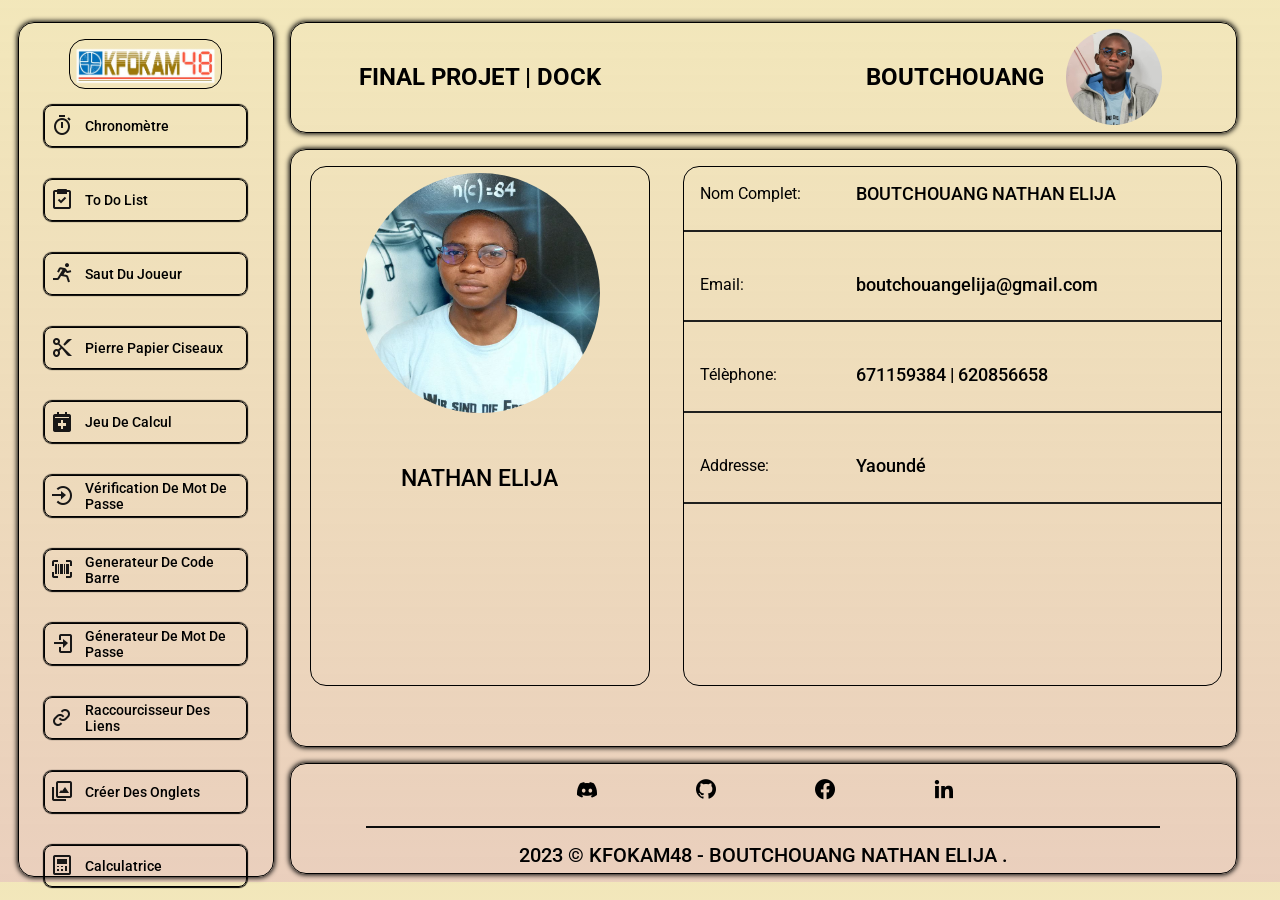
<file: index.html>
<!DOCTYPE html>
<html lang="en">
<head>
    <meta charset="UTF-8">
    <meta name="viewport" content="width=device-width, initial-scale=1.0">
    <title>FINAL PROJECT</title>
    <link href="https://unpkg.com/boxicons@2.1.2/css/boxicons.min.css" rel="stylesheet"/>
    <link rel="icon" href="https://kfokam48.org/wp-content/uploads/2023/11/cropped-Design-sans-titre-192x192.png" sizes="192x192">
    <link rel="stylesheet" href="style.css">
    <script src="script.js" defer></script>
</head>
<body>
    <main>
        <aside>
            <nav>
                <!-- le contenu du logo -->
                <div class="logo">
                    <a href="index.html"><img src="images/KFOKAM_48_logo.png" title="Login Logo" alt="Login Logo"></a>
                </div>

                <!-- le contenu du sidebar -->
                <div class="sidebar-content">
                
                    <a href="Projets html/chrono.html" title="Chronomètre" class="sidebar_link" id="chrono"> 
                        <i class='bx bx-stopwatch'></i>
                        <span class = "link-name">Chronomètre</span>
                    </a> 
                    <a href="Projets html/todo.html" title="To do list" class="sidebar_link" id="todo"> 
                        <i class='bx bx-task'></i>
                        <span class = "link-name">To do list</span>
                    </a>
                    <a href="Projets html/saut.html" title="Saut du joueur" class="sidebar_link" id="saut"> 
                    <i class='bx bx-run'></i> 
                   <span class = "link-name">Saut du joueur</span>
                    </a>
                    <a href="Projets html/pierre.html" title="pierre papier ciseaux" class="sidebar_link" id="pierre"> 
                        <i class='bx bx-cut'></i> 
                        <span class = "link-name">Pierre papier ciseaux<span>
                    </a>
                    <a href="Projets html/calcul.html" title="Jeu de calcul" class="sidebar_link" id="calcul"> 
                        <i class='bx bxs-calendar-plus'></i> 
                       <span class = "link-name">Jeu de calcul</span>
                     </a>    
                    <a href="Projets html/vermotdepasse.html" title="Vérification de mot de passe" class="sidebar_link" id="vermotdepasse"> 
                        <i class='bx bx-log-in-circle'></i> 
                        <span class = "link-name">Vérification de mot de passe</span>
                    </a>
                    <a href="Projets html/codebar.html" title="Generateur de code barre" class="sidebar_link" id="codebar"> 
                        <i class='bx bx-barcode-reader'></i> 
                        <span class = "link-name">Generateur de code barre</span>
                    </a> 
                    <a href="Projets html/mot.html" title="Génerateur de mot de passe" class="sidebar_link" id="mot">
                     <i class='bx bx-log-in'></i> 
                        <span class = "link-name">Génerateur de mot de passe</span>
                    </a> 
                    <a href="Projets html/lien.html" title="Raccourcisseur des liens" class="sidebar_link" id="lien"> 
                        <i class='bx bx-link'></i> 
                       <span class = "link-name">Raccourcisseur des liens</span>
                    </a>
                    <a href="Projets html/onglets.html" title="Créer des onglets" class="sidebar_link" id="onglets"> 
                        <i class='bx bx-images'></i>
                         <span class = "link-name">Créer des onglets</span>
                        </a>
                    <a href="Projets html/calculator.html" title="Calculatrice" class="sidebar_link" id="calculator"> 
                        <i class='bx bx-calculator'></i> 
                      <span class = "link-name">Calculatrice</span>
                    </a>       
                </div>
            </nav>
        </aside>

        <article>
            <header>
                <div class="header-content">

                    <div class="burger"></div> 

                    <div class="burger-menu">
                        <div class="logo">
                         <a href="index.html"><img src="images/KFOKAM_48_logo.png" title="Login Logo" alt="Login Logo"></a>
                        </div>
                        <ol>
                            <a href="Projets html/chrono.html" title="Chronomètre" class="sidebar_link" id="chrono"><span class = "link-name">Chronomètre</span></a>
                            <a href="Projets html/todo.html" title="To do list" class="sidebar_link" id="todo"><span class = "link-name">To do list</span></a>
                            <a href="Projets html/saut.html" title="Saut du joueur" class="sidebar_link" id="saut"><span class = "link-name">Saut du joueur</span></a>
                            <a href="Projets html/pierre.html" title="Pierre papier ciseaux" class="sidebar_link" id="pierre"><span class = "link-name">Pierre papier ciseaux<span></span></a>
                            <a href="Projets html/calcul.html" title="Jeu de calcul" class="sidebar_link" id="calcul"><span class = "link-name">Jeu de calcul</span></a>
                            <a href="Projets html/vermotdepasse.html" title="Vérification de mot de passe" class="sidebar_link" id="vermotdepasse"><span class = "link-name">Vérification de mot de passe</span></a>
                            <a href="Projets html/codebar.html" title="Generateur de code barre" class="sidebar_link" id="codebar"><span class = "link-name">Generateur de code barre</span></a>
                            <a href="Projets html/mot.html" title="Génerateur de mot de passe" class="sidebar_link" id="mot"><span class = "link-name">Génerateur de mot de passe</span></a>
                            <a href="Projets html/lien.html" title="Raccourcisseur des liens" class="sidebar_link" id="lien"><span class = "link-name">Raccourcisseur des liens</span></a>
                            <a href="Projets html/onglets.html" title="Créer des onglets" class="sidebar_link" id="onglets"> <span class = "link-name">Créer des onglets</span></a>
                            <a href="Projets html/calculator.html" title="Calculatrice" class="sidebar_link" id="calculator"><span class = "link-name">Calculatrice</span></a>
                        </ol>
                    </div>

                    <div class="top-bar">
                        <h1> FINAL PROJET | DOCK</h1>
                    </div>

                   

                    <div class="top-bar2">
                        <h2>BOUTCHOUANG</h2>
                        <img src="images/me.png" alt="">
                    </div>
                </div>
            </header>

            <section>
                <div class="name-box">

                    <div class="name">
                        <img src="images/Nathan.png" alt="">
                        <p>NATHAN ELIJA</p>
                    </div>
                    
                </div>
                <div class="address-box">
    
                    <div class="address-content">
    
                        <div class="contact">
                            <span>Nom Complet:</span>
                            <p> BOUTCHOUANG NATHAN ELIJA</p>
                        </div>
    
                        <hr>
    
                        <div class="contact">
                            <span>Email:</span>
                            <p>boutchouangelija@gmail.com</p>
                        </div>
    
                        <hr>
    
                        <div class="contact">
                            <span>Télèphone: </span>
                            <p>671159384 | 620856658</p>
                        </div>
    
                        <hr>
    
                        <div class="contact">
                            <span>Addresse:</span>
                            <p>Yaoundé</p>
                        </div>
    
                       <hr>

                    </div>
                            
                </div>
              
        
            </section>
            
            <footer>  
                
                <div class="content-footer">
                    <div class="icons">
                        <a href="https://discord.com/channels/@me/1165220579872342137" target="_blank" rel="noopener noreferrer"><i class='bx bxl-discord-alt'></i></a>
                        <a href="http://github.com/BOUTCHOUANG1" target="_blank" rel="noopener noreferrer"><i class='bx bxl-github'></i></a>
                        <a href="https://www.facebook.com/profile.php?id=100093308405031" target="_blank" rel="noopener noreferrer"><i class='bx bxl-facebook-circle'></i></a>
                        <a href="http://www.linkedin.com/in/boutchouang-nathan-elija-bb26a4283" target="_blank" rel="noopener noreferrer"><i class='bx bxl-linkedin'></i></a>
                    </div>
                    <hr>
                   <p> 2023 © KFOKAM48 - BOUTCHOUANG NATHAN ELIJA .</p>
                </div>
            </footer>
        </article>
    </main>
    
</body>
</html>
</file>
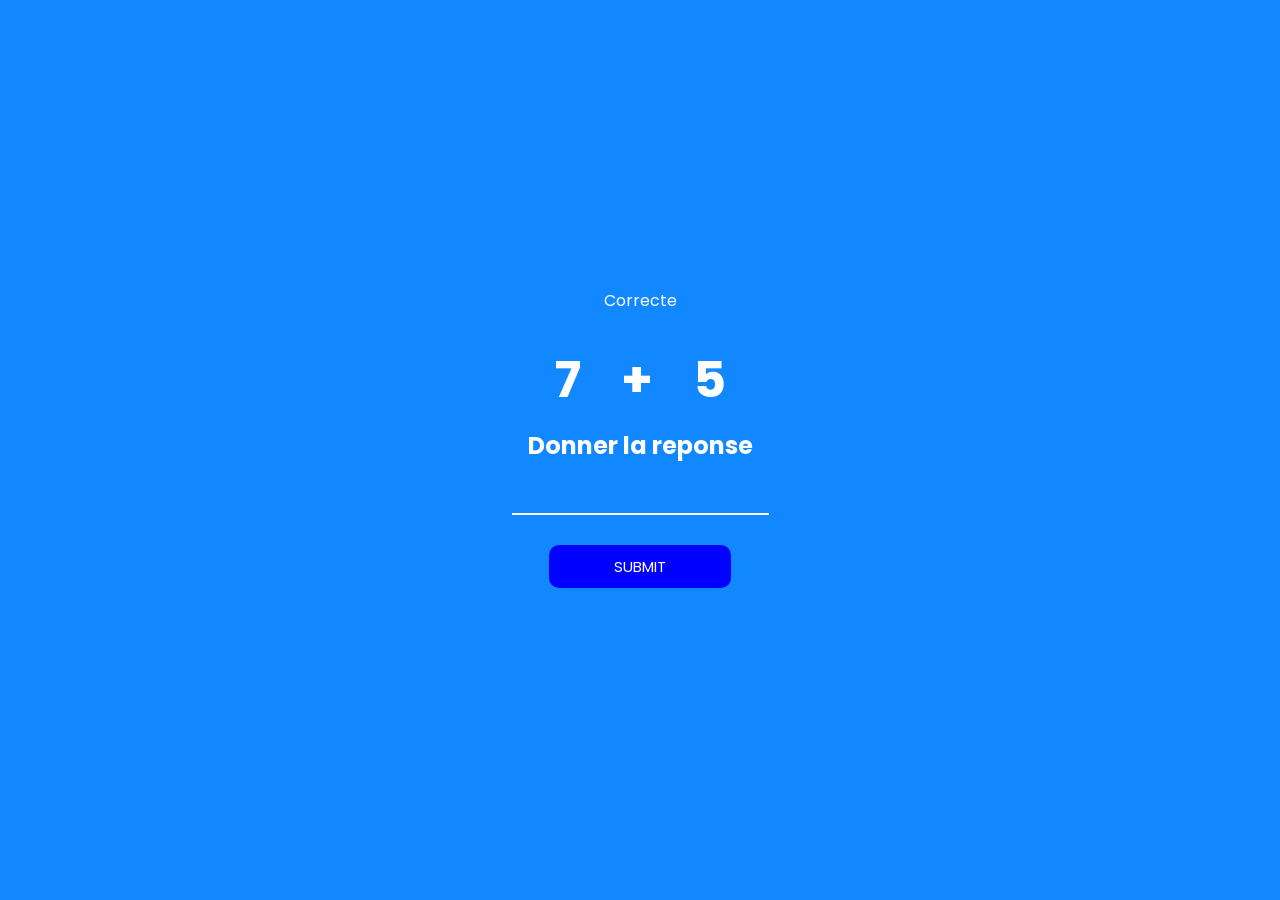
<file: Projets html/calcul.html>
<!DOCTYPE html>
<html lang="en">
<head>
    <meta charset="UTF-8">
    <meta name="viewport" content="width=device-width, initial-scale=1.0">
    <title>jeux de calcul</title>
    <link rel="stylesheet" href="../Projets css/calcul.css">
    <script src="../Projets script/calcul.js"defer></script>
</head>
<body>
    <p class="Message">Correcte</p>
    <section>
       <div class="calcul">
            <h1 class="nb1"></h1>
            <h1 class="op">+</h1>
            <h1 class="nb2"></h1>
       </div>
       <h2>Donner la reponse</h2>
       <input type="number" class="res">
       <input type="submit" onclick="verifier()">

    </section>
    <p class="score"></p>
    <a href="../Projets html/calcul.html" class="link">Recommencer</a>
  
    
</body>
</html>
</file>
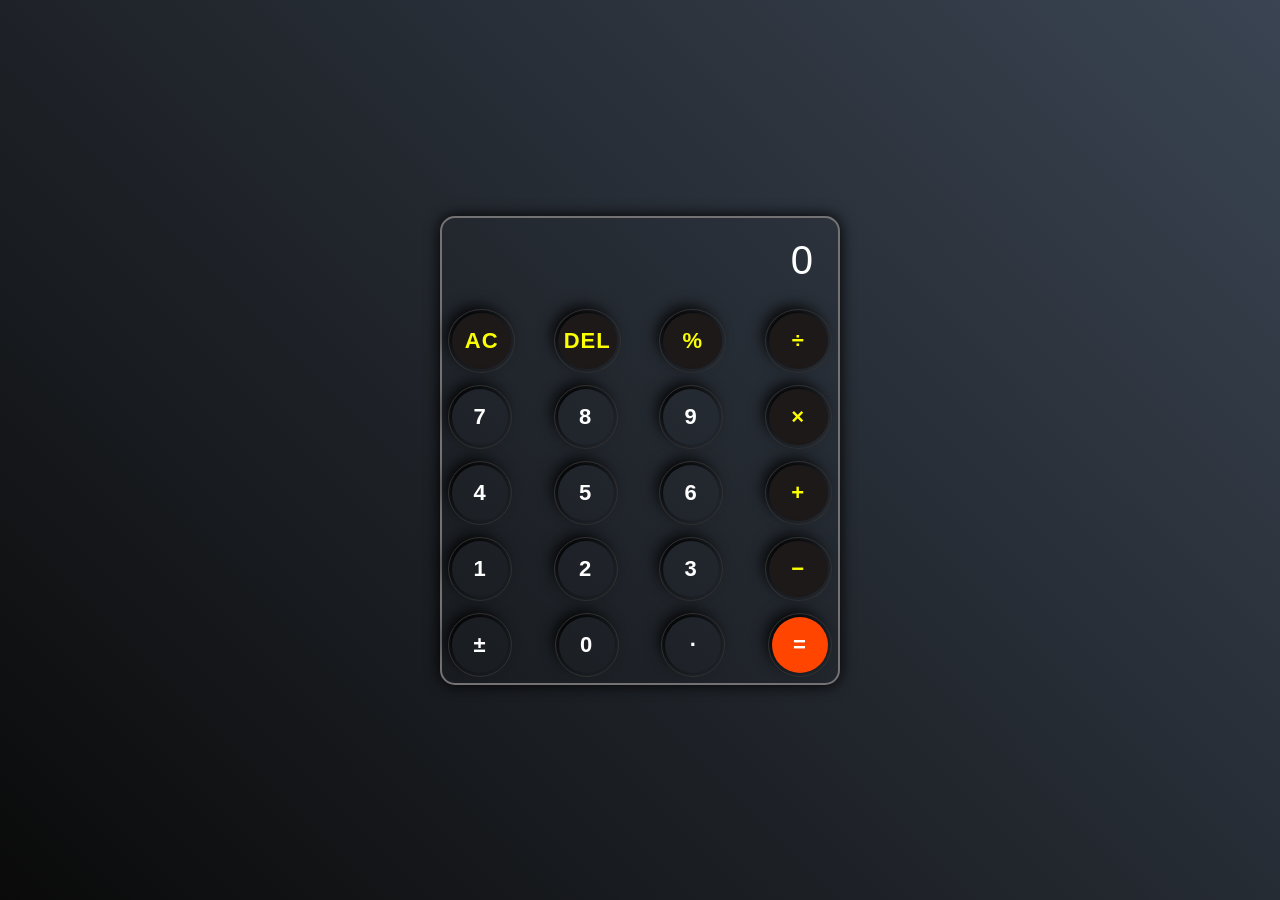
<file: Projets html/calculator.html>
<!DOCTYPE html>
<html lang="en">
<head>
    <meta charset="UTF-8">
    <meta name="viewport" content="width=device-width, initial-scale=1.0">
    <title>calculator</title>
    <link rel="stylesheet" href="../Projets css/calculator.css">
    <script src="../Projets script/calculator.js" defer></script>
</head>
<body>
    <div class="calculator">
        <div class="display">
            <input type="text" name="display" id="inputBox" value="0" placeholder="0" disabled>
        </div>
        <div class="row">
            <button type="button" class="opr">AC</button>
            <button type="button" class="opr">DEL</button>
            <button type="button" class="opr" value="%" id="pourcentage">%</button>
            <button type="button" class="opr" value="/" >&#xf7;</button>
        </div>
       
        <div class="row">
            <button type="button" value="7">7</button>
            <button type="button" value="8">8</button>
            <button type="button" value="9">9</button>
            <button type="button" class="opr" value="*">&#xd7;</button>
        </div>
        <div class="row">
            <button type="button" value="4">4</button>
            <button type="button" value="5">5</button>
            <button type="button" value="6">6</button>
            <button type="button"class="opr" value ="+">&#x2b;</button>
        </div>

        <div class="row">
            <button type="button" value="1">1</button>
            <button type="button" value="2">2</button>
            <button type="button" value="3">3</button>
            <button type="button" class="opr" value="-">&#x2212;</button>
        </div>
        
        <div class="row">
            <button type="button" id="plusMinus" value="+/-">&#177;</button>
            <button type="button" value="0">0</button>
            <button type="button" value=".">&#183;</button>
            <button type="button" id="eqBtn" value="=" >&#61;</button>
        </div>
        
    </div>
</body>
</html>
</file>
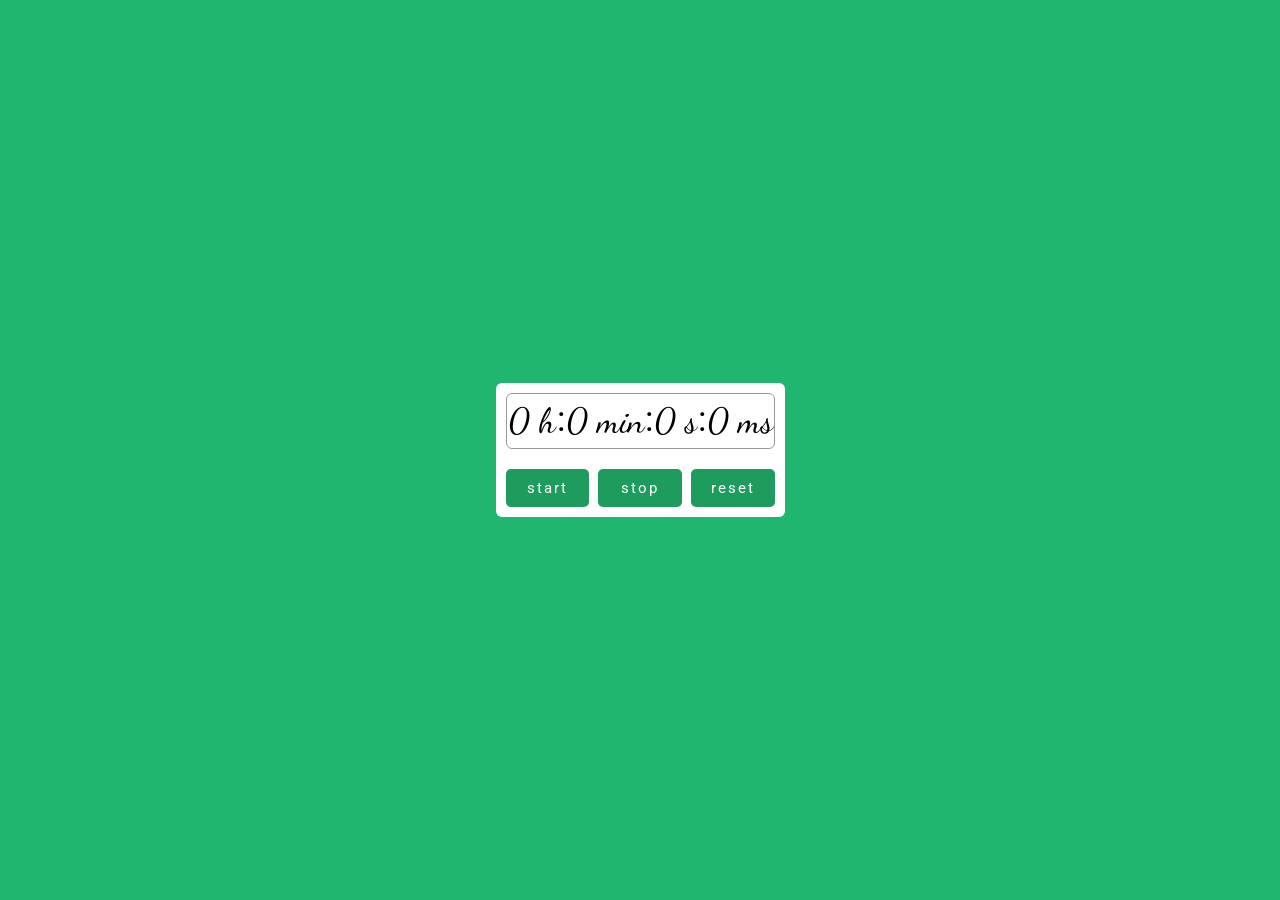
<file: Projets html/chrono.html>
<!DOCTYPE html>
<html lang="en">
<head>
    <meta charset="UTF-8">
    <meta name="viewport" content="width=device-width, initial-scale=1.0">
    <link rel="stylesheet" href="../Projets css/chrono.css">
    
    
    <title>chronomètre</title>
</head>
<body>
    <div class="chronometre">
        <div class="tim">
            <span>0 h</span> :
            <span>0 min</span> :
            <span>0 s</span> :
            <span>0 ms</span>
            
        </div>
        <div class="controls">
            <button id="start" onclick="start()"> start</button>
            <button id="stop"onclick="stop()">stop</button>
            <button id="reset"onclick="reset()">reset</button>
        </div>     
    </div>

    <script src="../Projets script/chrono.js" ></script>
</body>
</html>
</file>
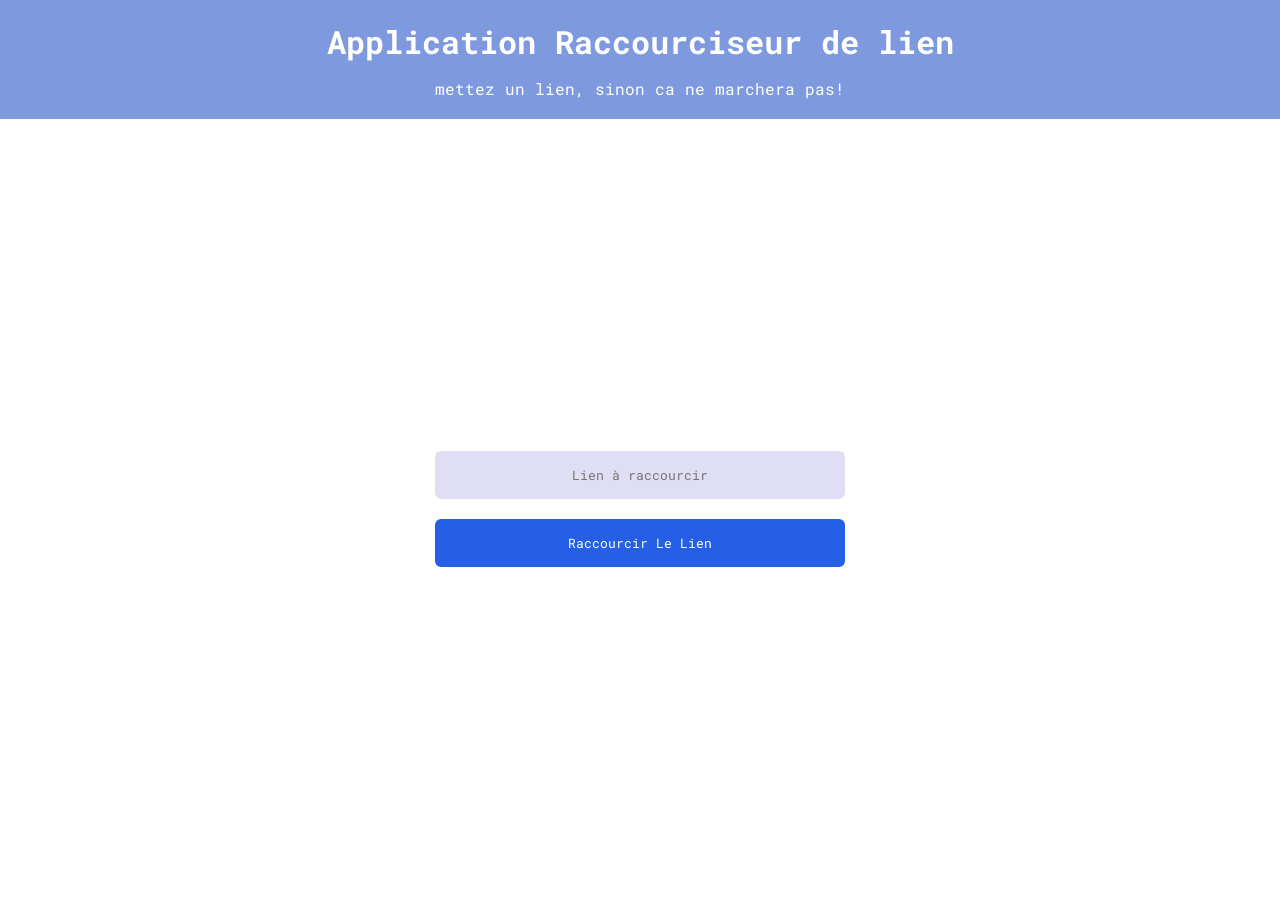
<file: Projets html/lien.html>
<!DOCTYPE html>
<html lang="en">
<head>
    <meta charset="UTF-8">
    <meta name="viewport" content="width=device-width, initial-scale=1.0">
    <title>Raccourciseur de lien en js</title>
    <link rel="stylesheet" href="../Projets css/lien.css">
    <script src="../Projets script/lien.js" defer></script>
</head>
<body>
    <header>
        <h1>Application Raccourciseur de lien</h1>
        <p>mettez un lien, sinon ca ne marchera  pas!</p>
    </header>
   
    <section>
        <main>
            <p class="error_message"></p>
            <input type="text" placeholder="Lien à raccourcir" class="long_link">
            <button onclick="shortLinkFunct()">Raccourcir le lien</button>
            <div class="result"></div>
    
            
        </main>
    </section>
</body>
</html>
</file>
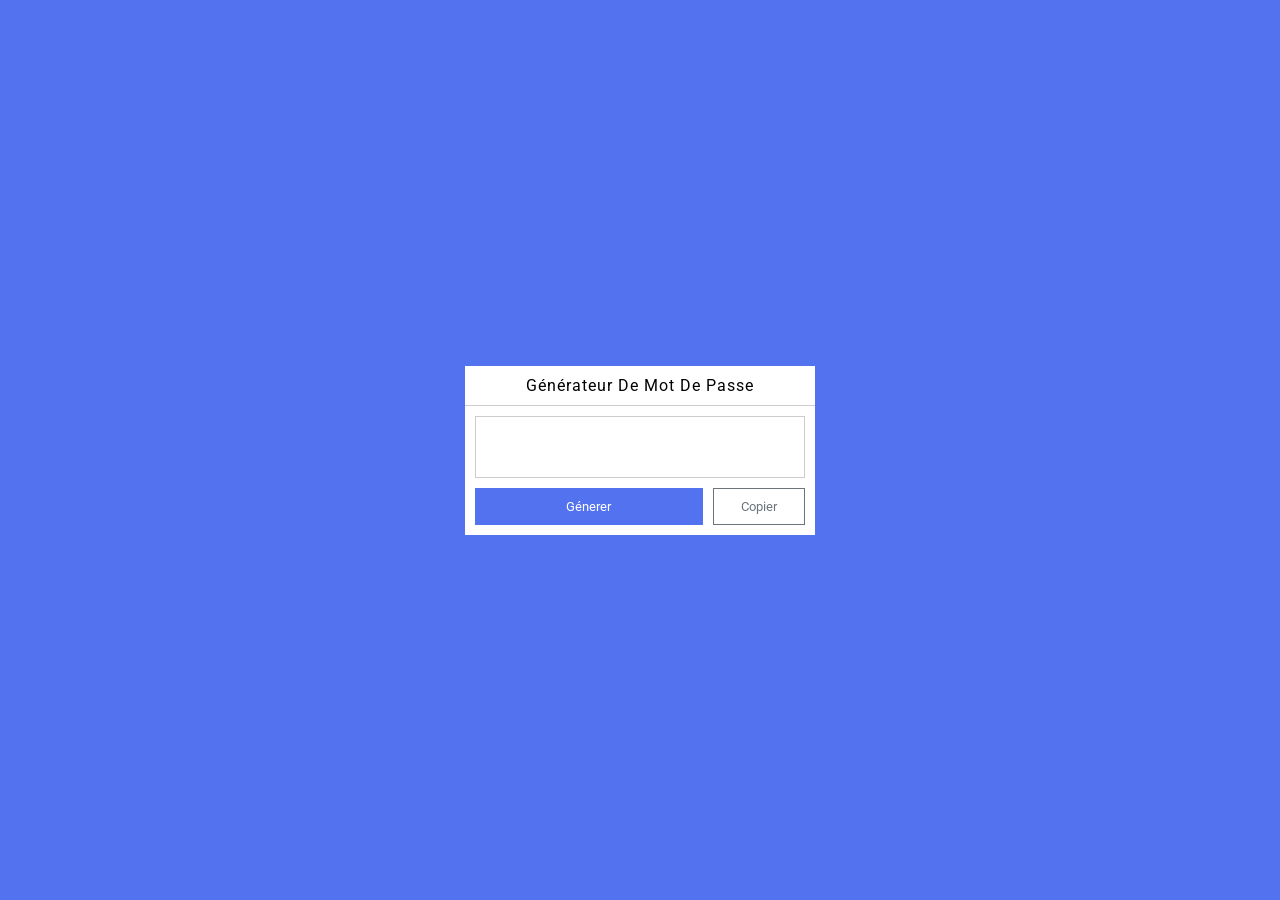
<file: Projets html/mot.html>
<!DOCTYPE html>
<html lang="en">
<head>
    <meta charset="UTF-8">
    <meta name="viewport" content="width=device-width, initial-scale=1.0">
    <title>génerateur de mot de passe</title>
    <link rel="stylesheet" href="../Projets css/mot.css">
    <script src="../Projets script/mot.js" defer></script>

</head>
<body>
    <section class="inputBox"> 
        <h2>générateur de mot de passe</h2>
        <div class="passwordBox">
            <input type="text" id="password" readonly> 
        </div>
        <div class="buttons">
            <button onclick="getPassword()">génerer</button>
            <button id="copy" onclick="copyMdp()">copier</button>
        </div>
    </section>
   
</body>

</html>
</file>
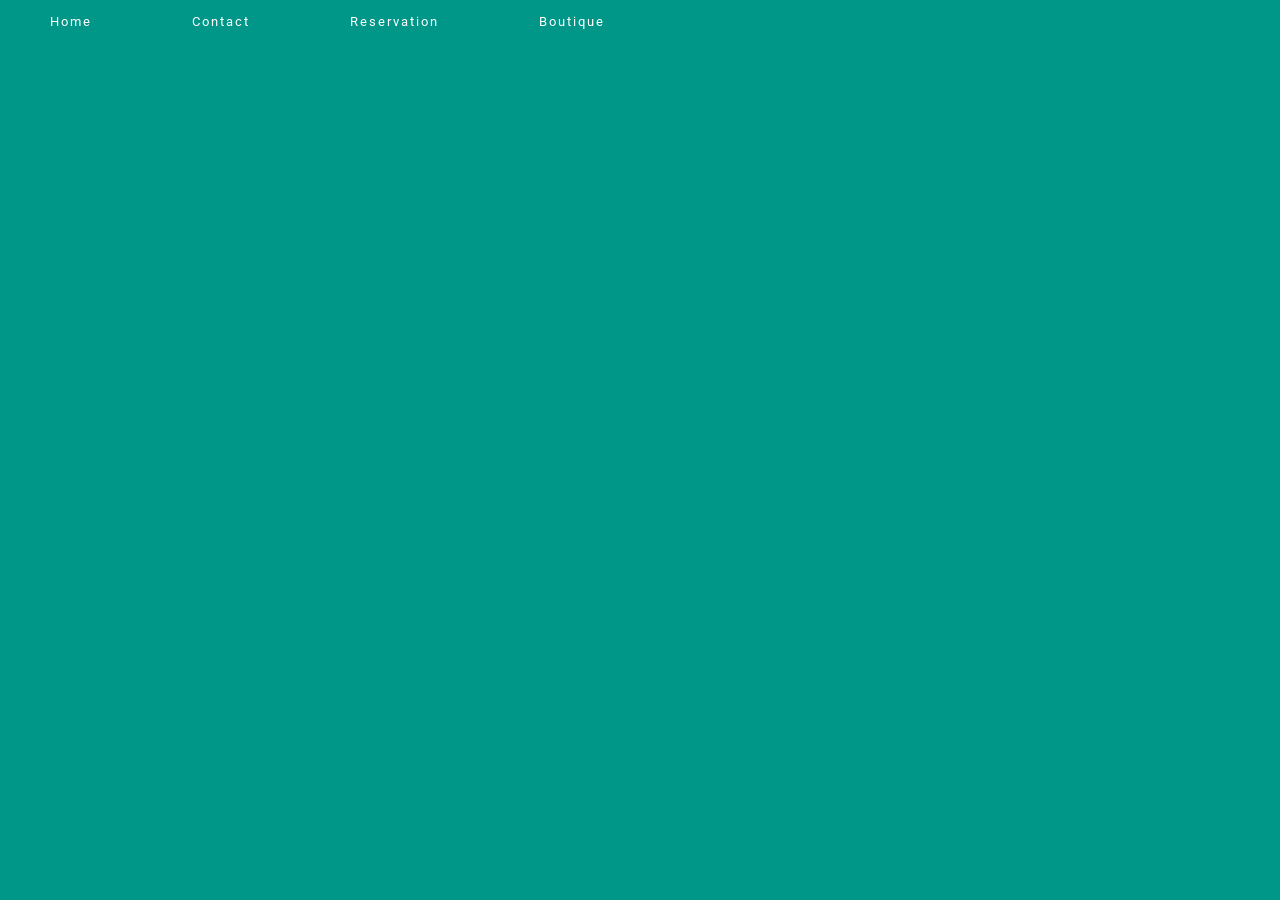
<file: Projets html/onglets.html>
<!DOCTYPE html>
<html lang="en">
<head>
    <meta charset="UTF-8">
    <meta name="viewport" content="width=device-width, initial-scale=1.0">
    <title>onglet site</title>
    <link rel="stylesheet" href="../Projets css/onglets.css">
    <script src="../Projets script/onglets.js"defer></script>
</head>
<body>
    <div class="tab">
        <button onclick="openOnglet(event,'Home')" 
        class="tablinks">Home</button>

        <button onclick="openOnglet(event, 'Contact')" 
        class="tablinks">Contact</button>

        <button onclick="openOnglet(event, 'Reservation')"
        class="tablinks">Reservation</button>

        <button onclick="openOnglet(event, 'Boutique')"
        class="tablinks">Boutique</button>
    </div>

    <div class="tabcontent" id="Home">
        <h3>Home</h3>
        <p>Bienvenue sur la page Home</p>
        <div class="picture">
            <img src="../images/img1.jpg" alt="">
        </div>
    </div>
    <div class="tabcontent" id="Contact">
        <h3>Contact</h3>
        <p>Bienvenue sur la page Contact</p>
        <div class="picture">
            <img src="../images/img2.jpg" alt="">
        </div>
    </div>
    <div class="tabcontent" id="Reservation">
        <h3>Reservation</h3>
        <p>Bienvenue sur la page Reservation</p>
        <div class="picture">
            <img src="../images/img3.jpg" alt="">
        </div>
    </div> 
    <div class="tabcontent" id="Boutique">
        <h3>Boutique</h3>
        <p>Bienvenue sur la page Boutique</p>
        <div class="picture">
            <img src="../images/img4.jpg" alt="">
        </div>
    </div> 
    
</body>
</html>
</file>
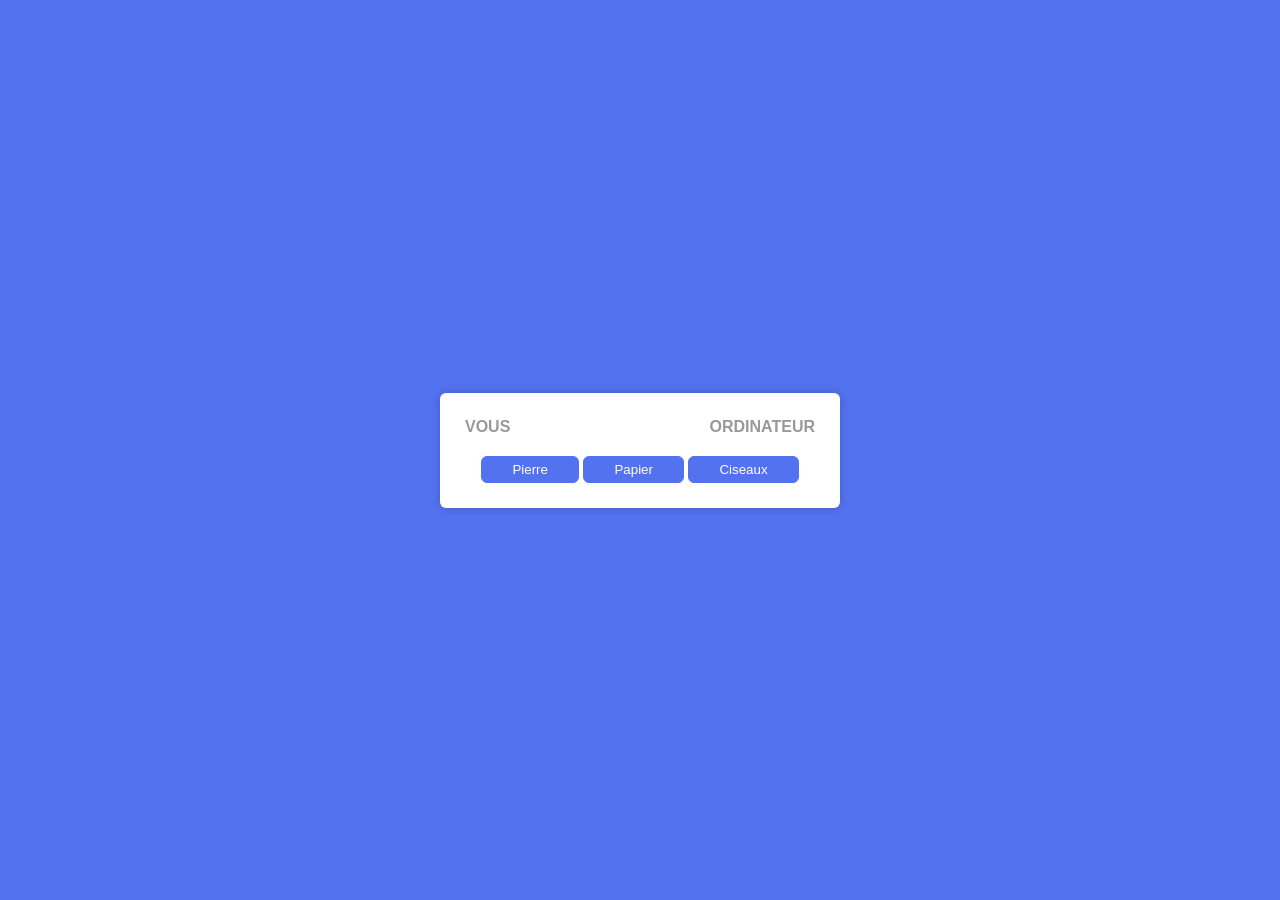
<file: Projets html/pierre.html>
<!DOCTYPE html>
<html lang="en">
<head>
    <meta charset="UTF-8">
    <meta name="viewport" content="width=device-width, initial-scale=1.0">
    <title>Jeu Pierre Papier ciseaux</title>
    <link rel="stylesheet" href="../Projets css/pierre.css">
    <script src="../Projets script/pierre.js"defer></script>
</head>
<body>
    <section>
        <div class="choix">
            <h4> Vous <span id="choix-utilisateur"></span> </h4>
            <h4> Ordinateur <span id="choix-ordinateur"></span> </h4>
        </div>
       
        <h4><span id="resultat"></span></h4>
        <div class="buttons_choix_jeu">
            <button id="pierre">Pierre</button>
            <button id="papier"> Papier</button>
            <button id="ciseaux">ciseaux</button>
           </div>
       
    </section>
</body>
</html>
</file>
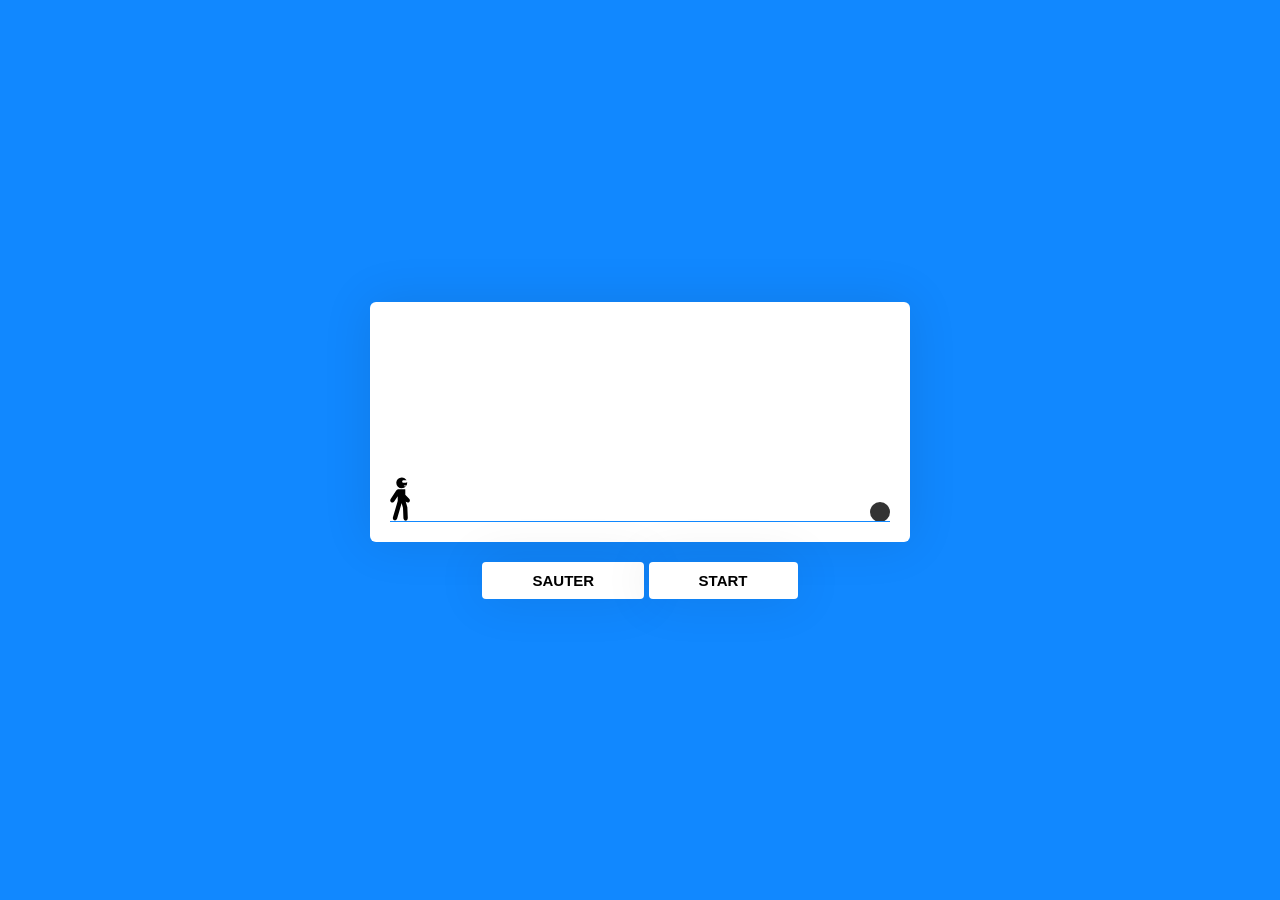
<file: Projets html/saut.html>
<!DOCTYPE html>
<html lang="en">
<head>
    <meta charset="UTF-8">
    <meta name="viewport" content="width=device-width, initial-scale=1.0">
    <title>Document</title>
    <link rel="stylesheet" href="../Projets css/saut.css">
    <script src="../Projets script/saut.js" defer></script>
</head>
<body>
   <section>
        <div class="jeu">
            <div class="perso">
                <svg class="player" width="123" height="150" viewBox="0 0 123 268" version="1.1" id="svg5"
                    inkscape:version="1.1.2 (0a00cf5339, 2022-02-04)" sodipodi:docname="stickman (copy).svg"
                    xmlns:inkscape="http://www.inkscape.org/namespaces/inkscape"
                    xmlns:sodipodi="http://sodipodi.sourceforge.net/DTD/sodipodi-0.dtd" xmlns="http://www.w3.org/2000/svg"
                    xmlns:svg="http://www.w3.org/2000/svg">
                    <g inkscape:label="Layer 1" inkscape:groupmode="layer" id="layer1">
                        <g id="g2465">
                            <g id="g1465" transform="matrix(1.5677711,0,0,1.5677711,-77.6998,-74.590722)">
                                <path id="path892"
                                    style="stroke:#000000;stroke-width:2.14433;stroke-linecap:round;stroke-opacity:0"
                                    d="m 361.13477,182.57031 a 80.921869,80.921869 0 0 0 -80.92188,80.92188 80.921869,80.921869 0 0 0 80.92188,80.92187 80.921869,80.921869 0 0 0 63.19921,-30.38476 h -25.89843 c -2.93583,0 -5.30078,-2.36494 -5.30078,-5.30078 0,-2.93585 2.36495,-5.29883 5.30078,-5.29883 h 28.90039 c 1.31501,0 2.50138,0.49187 3.42578,1.27929 a 80.921869,80.921869 0 0 0 11.29492,-41.21679 80.921869,80.921869 0 0 0 -0.85352,-11.66407 c -3.12834,6.90331 -10.06596,11.68555 -18.16406,11.68555 h -35.58203 c -11.04673,0 -19.93945,-8.89271 -19.93945,-19.93945 0,-11.04674 8.89272,-19.94141 19.93945,-19.94141 h 35.58203 c 3.61889,0 7.00413,0.95896 9.92383,2.63086 a 80.921869,80.921869 0 0 0 -71.82812,-43.69336 z"
                                    transform="scale(0.26458333)" />
                                    <path id="rect1018"
                                    style="stroke:#000000;stroke-width:3.90353;stroke-linecap:round;stroke-opacity:0"
                                    d="m 311.49023,358.7832 c -1.25744,-0.0261 -2.51969,0.0314 -3.78125,0.15235 h -0.24414 c -0.5517,0 -1.08224,0.0832 -1.58593,0.22851 -10.08115,1.52761 -19.91031,7.64688 -26.35547,17.50586 l -82.35156,125.97266 c -11.1124,16.99832 -7.83724,38.45256 7.3457,48.10351 15.18291,9.65094 36.35245,3.73661 47.46484,-13.26171 l 49.79883,-76.17579 v 72.17969 c -0.88308,1.89008 -1.6449,3.87383 -2.25,5.95508 l -68.45898,235.46875 c -5.63635,19.38626 3.73507,39.0356 21.01171,44.05859 17.27669,5.02301 35.72304,-6.53952 41.35938,-25.92578 L 359.17188,566.9668 h 1.45117 l 17.76562,63.23242 c 0.38989,1.38774 0.964,2.67413 1.68164,3.84766 0.006,0.45147 0.009,0.90309 0.0274,1.35742 l 6.07031,149.91406 c 0.90822,22.42513 16.08712,39.43611 34.0332,38.14258 17.94607,-1.29354 31.66213,-20.38737 30.75391,-42.8125 l -6.07031,-149.91406 c -0.24141,-5.96071 -1.5011,-11.53263 -3.54297,-16.48633 -0.0561,-0.24543 -0.11858,-0.49102 -0.1875,-0.73633 l -21.09961,-75.10156 4.35937,4.49414 c 14.05285,14.48942 35.82286,16.13464 48.8125,3.68945 12.98965,-12.44519 12.13488,-34.12776 -1.91797,-48.61719 l -57.30273,-59.08398 v -74.27149 c 0,-3.14919 -2.53442,-5.68554 -5.68359,-5.68554 h -94.43165 c -0.79771,-0.0778 -1.59691,-0.13568 -2.40039,-0.15235 z"
                                    transform="scale(0.26458333)" />
                            </g>
                        </g>
                    </g>
                </svg>
                
            </div>
            <div class="obstacles"></div>
        </div>   
    </section>
            <div class="control">
                <button onclick="sauter()"> SAUTER</button>
                <a href="../Projets html/saut.html" >START</a>
            </div>
            
    
   


</body>

</html>
</file>
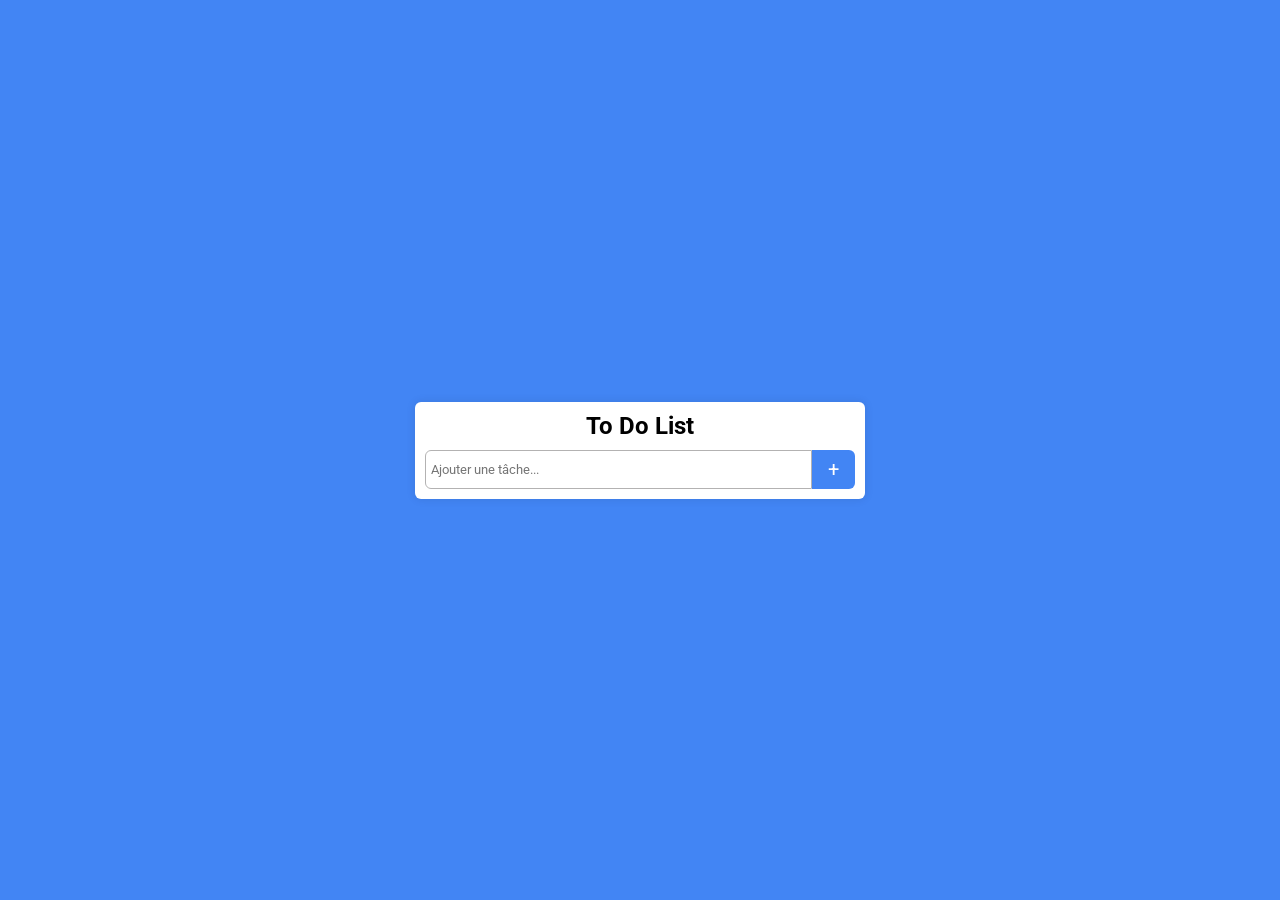
<file: Projets html/todo.html>
<!DOCTYPE html>
<html lang="en">
<head>
    <meta charset="UTF-8">
    <meta name="viewport" content="width=device-width, initial-scale=1.0">
    <title>To Do List</title>
    <link rel="stylesheet" href="../Projets css/todo.css">
</head>
<body>
    <section>
        <h1>To Do List</h1>
        <div class="container">
            <div class="full_input">
                <input type="text" placeholder="Ajouter une tâche..." id="inputField">
                <button id="addToDo">+</button>
            </div>
            <div id="toDoContainer"></div>
          
        </div>
        
    </section>
    <div>
       
    </div>
    <script src="../Projets script/todo.js"> </script>
</body>
</html>
</file>
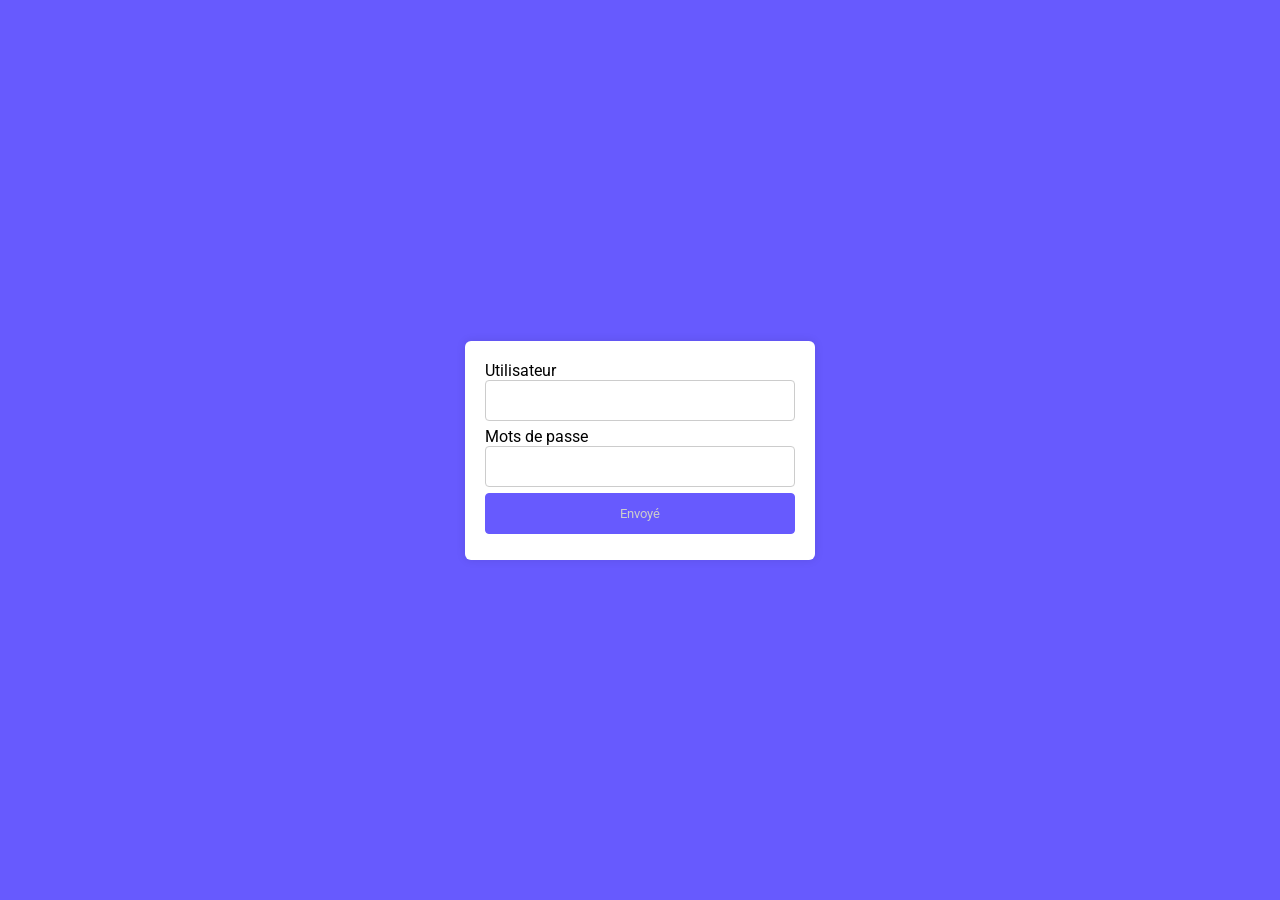
<file: Projets html/vermotdepasse.html>
<!DOCTYPE html>
<html lang="en">
<head>
    <meta charset="UTF-8">
    <meta name="viewport" content="width=device-width, initial-scale=1.0">
    <title>verification mot de passe</title>
    <link rel="stylesheet" href="../Projets css/vermotdepasse.css">
    <script src="../Projets script/vermotdepasse.js"defer></script>
</head>
<body>
    <div class="container">
        <form action="">
            <label >Utilisateur</label>
            <input type="text" required>
            <label>Mots de passe</label> 
            <input type="password" id="psw">
            <i class="fa fa-eye"></i>
            <input type="submit" value="Envoyé">
            
        </form>
    </div>
    <div id="message">
        <h3>Le mot de passe doit contenir les éléments suivants</h3>
        <p id="letter" class="invalid">Une lettre minuscule</p>
        <p id="capital" class="invalid">Une lettre majuscule </p>
        <p id="number" class="invalid">Un chiffre</p>
        <p id="lenght" class="invalid">8 caractère minimum</p>
    </div>
    </div>
    </div>
    </div>
</body>
</html>
</file>
<file: style.css>
@import url('https://fonts.googleapis.com/css2?family=Roboto:wght@100;300;400;500&display=swap');

*{
  margin: 0;
  padding: 0;
  box-sizing: border-box;
  font-family: 'Roboto', sans-serif; 
}

/* --------------------------------------BODY STYLE----------------------------------------------------------------- */
body{
  display: flex;
  align-items: center;
  height: 98vh;
  background: linear-gradient(0deg, rgba(228, 194, 171, 0.788) 0%, rgba(233, 214, 137, 0.582) 100%);      
  width: 98vw;
}
 
/*------------------------------------------------------ MAIN STYLE-----------------------------------------------------*/
main {
  display: flex;
}

/* - -----------------------------------NAV STYLE -------------------------------------------------------------- */
main aside nav  {
  background: transparent;
  height: 95vh;
  border-radius: 1rem;
  box-shadow: 0px 0px 5px 1px rgba(0, 0, 0, 1);
  border: 1px solid black;
  width: 17vw;
  margin: 1rem 0rem 0rem 1rem;
  animation: animation 1s ease-out;
}

/* ------------------------------------- NAV'S LOGO STYLE ----------------------------------------------------  */
nav .logo {
  display: flex;
  align-items: center;
  justify-content: center;
  margin: 1rem 0rem 1rem 0rem ;
}

nav .logo img {
  border: 1px solid black;
  border-radius: 1rem;
  cursor: pointer;
  width: 60%;
  padding-top: 0.3rem;
  display: flex;
  justify-content: center;
}  

nav .logo img:hover {
  background-image: linear-gradient(135deg, #E7A977 10%, #EBBE9B 100%);
}

nav .logo a {
  display: flex;
  justify-content: center;
}

/* --------------------------------------SIDEBAR CONTENT STYLE-------------------------------------------------------- */
nav .sidebar-content {
  justify-content: center;
  display: flex;
  gap: 2rem;
  flex-direction: column;
  align-items: center;
  animation: animation 5s ease-out;
}

/* -------------------------------------- LINKS STYLE -----------------------------------------------------------------  */
nav .sidebar-content a {
  background-color: inherit;
  cursor: pointer;
  color: black;
  white-space: nowrap;
  text-decoration: none;
  display: flex;
  align-items: center;
  width: 80%;
  height: fit-content;
  border: 1px solid black;
  border-radius: 0.5em;
  box-shadow: 0px 0px 1px 1px black;
  transition: 0.9s; 
}

nav .sidebar-content a:hover{
  background-image: linear-gradient(135deg, #E7A977 10%, #EBBE9B 100%);
}

nav .sidebar-content a:active{
  background-color: rgba(156, 68, 9, 0.856);
}

/*-------------animation for nav links-----------------------*/
@keyframes animation{
  from{opacity: 0;}
  to{opacity: 1;}
}

/* ------------------------------LINK'S BOXICONS STYLE ------------------------------------------------------------- */
a .bx{
  font-size: 1.5rem;
  font-weight: 500;
  color: #181717;
  padding-top: 0.5rem;
  padding-bottom: 0.5rem;
  margin-left: 0.3rem; 
}

/* ------------------------------LINK'S NAME STYLE ------------------------------------------------------------- */
a .link-name {
  text-wrap:wrap ;
  margin-left: 0.5%;
  text-transform: capitalize;
  font-weight: 500; 
  font-size: 1vh;
}

/* ------------------------ -------------------------ARTICLE STYLE ------------------------------------------------- */
article {
  gap: 1rem;
  display: flex;
  flex-direction: column;
  width: 80vw;
  height: 95vh;
  margin: 1rem 1rem 0rem 1rem;
}

/* ------------------------ -------------------------HEADER STYLE ------------------------------------------------- */
header {
  box-shadow: 0px 0px 5px 1px rgba(0, 0, 0, 1);
  width: 100%;
  height: 13%;
  background: transparent;
  border: 1px solid black;
  border-radius: 1rem;    
}

/* ------------------------ -------------------------HEADER CONTENT'S STYLE ------------------------------------------------- */
header .header-content{
  display: flex;
  justify-content: space-between;
  width: 100%;
  height: 100%;
}

.burger {
  display: none;
}

.burger-menu{
  display: none;
}

/* ------------------------ -------------------------HEADER LEFT BLOCK STYLE ------------------------------------------------- */
header .header-content .top-bar {
  display: flex;
  justify-content: center;
  align-items: center;
  width: 30%;
}


/* ------------------------ -------------------------HEADER-IMAGE STYLE ------------------------------------------------- */
header .header-content img{
  cursor: pointer;
  outline: none;
  width: 4rem;
  height: 4rem;
  border-radius: 50%; 
}

/* ------------------------ -------------------------HEADER RIGHT BLOCK STYLE ------------------------------------------------- */
.top-bar2 {
  display: flex;
  justify-content: center;
  width: 25%;
  align-items: center;
  gap: 5%;
}

/* -------------------------------------------------------SECTION -----------------------------------------------------------*/
section{
  display: flex;
  flex-direction: row;
  border-radius: 1rem;
  box-shadow: 0px 0px 5px 1px rgba(0, 0, 0, 1);
  border: 1px solid black;
  width: 100%;
  height: 70%;
  background: transparent;

} 

/* ------------------------ -------------------------SECTION-LEFT BLOCK STYLE ------------------------------------------------- */
section .name-box {
  display: flex;
  justify-content: center;
  width: 35%;
  padding-top: 1rem;
}

section .name {
  border: 1px solid black;
  display: flex;
  flex-direction: column;
  align-items: center;
  width: 90%;
  height: 80%;
  gap: 10%;
  border-radius: 1rem;
}

section .name:hover {
  background-image: linear-gradient(135deg, #E7A977 10%, #EBBE9B 100%);
}

section .name p {
  text-align: center;
  font-weight: 500;
  font-size: 3.5vh;
} 

/* ------------------------ -------------------------SECTION-IMAGE STYLE ------------------------------------------------- */
section .name img {
  cursor: pointer;
  margin-top: 2%;
  width: 17rem;
  height: 17rem;
  border-radius: 50%;
}

/* ------------------------ -------------------------SECTION-RIGHT BLOCK STYLE ------------------------------------------------- */
section .address-box {
  padding-top: 1rem;
  width: 65%;
  display: flex;
  justify-content: center; 
}

section .address-content {
  display: flex;
  flex-direction: column;
  border: 1px solid black;
  border-radius: 1rem;
  width: 85%;
  gap: 5%;
  height: 80%; 
}

section .address-content span {
  flex: 1;
  display: inline-block;
}

.address-content hr {
  border: 1px solid rgb(32, 32, 30);
}

section .address-content .contact {
  display: flex;
  align-items: center;
  padding: 1rem 0rem 0rem 1rem ;
}

section .address-content .contact p {
  font-weight: 500;
  width: 70%;
  font-size: 2vh;
  text-wrap: wrap;
}

/* ------------------------ -------------------------FOOTER STYLE ------------------------------------------------- */
footer {
  display: flex;
  flex-direction: column;
  align-items: center;
  justify-content: space-evenly;
  width: 100%;
  border-radius: 1rem;
  box-shadow: 0px 0px 5px 1px rgba(0, 0, 0, 1);
  border: 1px solid black;  
  height: 13%;
  background: transparent;
}

/* ------------------------ -------------------------FOOTER ICONS STYLE ------------------------------------------------- */
.content-footer .icons {
  display: flex;
  justify-content: space-around;
  align-items: center;
  width: 40%;
  margin-left: auto;
  margin-right: auto;
  padding-bottom: 1rem;
}

.icons .bx { 
  color: black;
}

.content-footer p {
  display: flex;
  justify-content: center;
  margin-top: auto;
  margin-bottom: auto;
  padding-top: 1rem; 
  color: black;
  font-weight: 500;
  font-size: 2vh;

}

.content-footer hr {
  display: flex;
  align-items: center;
  justify-content: center;
  border: 1px solid rgb(12, 12, 12);
  width: 70vw; 
}

/* ------------------------ -------------------------IFRAME STYLE ------------------------------------------------- */
iframe {
  width: 99%;
  height: 99%;
  margin: 0.5%;
  border-radius: 1rem;
  border: #181717;
}










/* Extra small devices (phones, 600px and down) */
@media only screen and (max-width: 600px) {
 
  aside {
    display: none;
  }

  body {
    background: linear-gradient(0deg, rgba(183,121,80,1) 0%, rgba(233,214,137,1) 50%,);
    justify-content: center;
  }

  .burger::before {
    content: "\2634";
    border: 1px solid black;
    font-size: 2rem;
  }

  .burger {
    display: contents;
    display: flex;
    justify-content: center;
    width: 15%;
    height: 100%;
    align-items: center;
  }

  .burger-menu {
    display: none;
    flex-direction: column;
    align-items:center;
    background: linear-gradient(180deg, rgb(230, 179, 146) 0%, rgb(182, 169, 118) 100%);
    border: 2px solid black;
    border-radius: 1rem;
    width: 55%;
    height: 60%; 
    position: fixed;
    transform: translate(0%, 23%);
    animation: animation 1s ease-out;
  }

  .burger-menu a {
    display: inline-block;
    width: 100%;
    text-decoration: none;
    background-color: inherit;
    letter-spacing: 1px;
    border: none;
    outline: 0;
    color: black;
    cursor: pointer;
    transition: 0.9s;
  }

  .burger-menu ol a:hover {
    background: rgba(156, 68, 9, 0.562);
  }

  .burger-menu ol a:active{
    background-color: rgba(156, 68, 9, 0.856);
  }

  /*-------------animation pour burger-----------------------*/
  @keyframes animation{
    from{opacity: 0;}
    to{opacity: 1;}
  }

  .burger-menu .logo {
    border: 1px solid rgb(7, 10, 8);
    border-radius: 0.5rem;
    width: 60%;
    display: flex;
    align-items: center;
    margin-right: auto;
    margin-left: auto;
    margin-top: 5px;
  }

  .burger-menu .logo:hover {
    background: rgba(156, 68, 9, 0.562);
  }

  .burger-menu .logo img {
    width: 100%;
    border-radius: 0;
  }

  .burger-menu .logo a {
    display: flex;
    justify-content: center;
  }

  .burger-menu ol {
    margin-top: 10%;
    line-height: 1.5rem;
  }

  .burger-menu .link-name {
    font-size: 2vh;
    color: #181717;
  }  

  /* ------------------------ -------------------------HEADER LEFT BLOCK STYLE ------------------------------------------------- */
  header .header-content .top-bar {  
    width: 50%;
  }

  /* ------------------------ -------------------------HEADER TRAIT OF SEPERATION STYLE ------------------------------------------------- */
  .top-bar h1 {
    font-weight: 500;
    font-size: 2vh;
    display: flex;
    justify-content: center;
    align-items: center;
  } 

  /* ------------------------ -------------------------HEADER-IMAGE STYLE ------------------------------------------------- */
  header .header-content img{
    width: 4rem;
    height: 4rem;
  }

  /* ------------------------ -------------------------HEADER RIGHT BLOCK STYLE ------------------------------------------------- */
  .top-bar2 {
    width: 30%;
  }

  .top-bar2 h2 {
   display: none;
  }

  /* -------------------------------------------------------SECTION -----------------------------------------------------------*/
  section {
    flex-direction: column;
  } 

  /* ------------------------ -------------------------SECTION-LEFT BLOCK STYLE ------------------------------------------------- */
   section .name-box {
    width: 100%;
    height: 35%;
  } 

   section .name {
    height: 95%;
  } 

  section .name p {
   display: none;
  }

  /* ------------------------ -------------------------SECTION-IMAGE STYLE ------------------------------------------------- */
   section .name img {
    width: 7rem;
    height: 7rem;
  } 

  /* ------------------------ -------------------------SECTION-RIGHT BLOCK STYLE ------------------------------------------------- */
  section .address-box { 
    padding-top: 0;
    width: 100%;
    height: 65%; 
    padding-bottom: 0.5rem;
  } 

  section .address-content {
    gap: 4%;
    width: 95%;
    height: 100%; 
  } 
  
  /* ------------------------ -------------------------FOOTER-CONTENT STYLE ------------------------------------------------- */
  .content-footer .icons {
    width: 60%;
  }

  .content-footer p {
    font-size: 1.7vh;
  } 
}







/* Small devices (portrait tablets and large phones, 600px and up) */
@media only screen and (min-width: 600px) {

  aside {
    display: none;
  }

  body {
    background: linear-gradient(0deg, rgba(183,121,80,1) 0%, rgba(233,214,137,1) 50%,);
    justify-content: center;
  }

  .burger::before {
    content: "\2634";
    border: 1px solid black;
    font-size: 2rem;
  }

  .burger {
    display: contents;
    display: flex;
    justify-content: center;
    width: 15%;
    height: 100%;
    align-items: center;
  }

  .burger-menu {
    display: none;
    flex-direction: column;
    align-items:center;
    background: linear-gradient(180deg, rgb(230, 179, 146) 0%, rgb(182, 169, 118) 100%);
    border: 2px solid black;
    border-radius: 1rem;
    width: 50%;
    height: 62%; 
    position: fixed;
    transform: translate(0%, 22%);
    animation: animation 1s ease-out;
  }

  .burger-menu a {
    display: inline-block;
    width: 100%;
    text-decoration: none;
    background-color: inherit;
    letter-spacing: 1px;
    border: none;
    outline: 0;
    color: black;
    cursor: pointer;
    transition: 0.9s;
  }

  .burger-menu ol a:hover {
    background: rgba(156, 68, 9, 0.562);
  }

  .burger-menu ol a:active{
    background-color: rgba(156, 68, 9, 0.856);
  }

  /*-------------animation pour burger-----------------------*/
  @keyframes animation{
    from{opacity: 0;}
    to{opacity: 1;}
  }

  .burger-menu .logo {
    border: 1px solid rgb(7, 10, 8);
    border-radius: 0.5rem;
    width: 60%;
    display: flex;
    align-items: center;
    margin-right: auto;
    margin-left: auto;
    margin-top: 5px;
  }

  .burger-menu .logo:hover {
    background: rgba(156, 68, 9, 0.562);
  }

  .burger-menu .logo img {
    width: 100%;
    border-radius: 0;
  }

  .burger-menu .logo a {
    display: flex;
    justify-content: center;
  }

  .burger-menu ol {
    margin-top: 10%;
    line-height: 2.5rem;
  }

  .burger-menu .link-name {
    font-size: 2vh;
    color: #181717;
  }  

  /* ------------------------ -------------------------HEADER LEFT BLOCK STYLE ------------------------------------------------- */
  header .header-content .top-bar { 
    width: 50%;  
  } 

  /* ------------------------ -------------------------HEADER-IMAGE STYLE ------------------------------------------------- */
  header .header-content img { 
    width: 6rem; 
    height: 6rem; 
  } 

  .top-bar2 h2 {
    display: none;
  }

  /* -------------------------------------------------------SECTION -----------------------------------------------------------*/
  section {
    flex-direction: column;
  } 

  /* ------------------------ -------------------------SECTION-LEFT BLOCK STYLE ------------------------------------------------- */
  section .name-box {
    width: 100%;
    height: 45%;
  } 

   section .name {
    height: 100%;
  } 

  section .name p {
   font-size: 2.5vh;
  }

  /* ------------------------ -------------------------SECTION-IMAGE STYLE ------------------------------------------------- */
   section .name img {
    width: 12rem;
    height: 12rem;
  } 

  /* ------------------------ -------------------------SECTION-RIGHT BLOCK STYLE ------------------------------------------------- */
  section .address-box { 
    width: 100%;
    height: 55%; 
    padding-bottom: 1rem;
  } 

  section .address-content {
    width: 95%;
    height: 100%; 
  } 

  /* ------------------------ -------------------------FOOTER-CONTENT STYLE ------------------------------------------------- */
  .content-footer p {
    font-size: 1.5vh;
  } 
}




/* Medium devices (landscape tablets, 768px and up) */
@media only screen and (min-width: 768px) {

  body {
    justify-content: center;
  }
  
  .burger {
    display: none;
  }

  /* ----------- -----------------------ASIDE STYLE -------------------------------------------------------------- */
   main aside{
    display: contents;
  } 

  /* - -----------------------------------NAV STYLE -------------------------------------------------------------- */
  main aside nav  { 
    width: 25vw;
  } 
  
  nav .sidebar-content a {
    gap: 2%;
  }

  a .link-name {
    font-size: 1.4vh;
  }

  /* ------------------------ -------------------------ARTICLE STYLE ------------------------------------------------- */
  article {
    width: 68vw;
  } 
  
  /* ------------------------ -------------------------HEADER LEFT BLOCK STYLE ------------------------------------------------- */
  header .header-content .top-bar { 
    width: 50%;
  } 
  
  /* ------------------------ -------------------------HEADER RIGHT BLOCK STYLE ------------------------------------------------- */
  .top-bar2 { 
    width: 47%;
   } 

  .top-bar2 h2 {
    display: none;
  } 
  
  /* ------------------------ -------------------------SECTION-IMAGE STYLE ------------------------------------------------- */
   section .name img {
    width: 11rem;
    height: 11rem;
  }
  
  /* ------------------------ -------------------------FOOTER STYLE ------------------------------------------------- */
  .content-footer .icons {
    font-size: 3vh;
    width: 60%;
  }

  .content-footer p {
    font-size: 2.2vh;
  }
  
  .content-footer hr {
    width: 62vw; 
  }
} 
  



/* Large devices (laptops/desktops, 992px and up) */
@media only screen and (min-width: 992px) {

  body {
    justify-content: center;
  }
  
  .burger {
    display: none;
  }

  /* ----------- -----------------------ASIDE STYLE -------------------------------------------------------------- */
   main aside{
    display: contents;
  } 

  /* - -----------------------------------NAV STYLE -------------------------------------------------------------- */
  main aside nav  { 
    width: 25vw;
  } 
  
  nav .sidebar-content a {
    gap: 5%;
  }

  a .link-name {
    font-size: 1.5vh;
  }

  /* ------------------------ -------------------------ARTICLE STYLE ------------------------------------------------- */
  article {
    width: 68vw;
  } 
  
  /* ------------------------ -------------------------HEADER LEFT BLOCK STYLE ------------------------------------------------- */
  header .header-content .top-bar { 
    width: 40%;
  } 
  
  /* ------------------------ -------------------------HEADER RIGHT BLOCK STYLE ------------------------------------------------- */
  .top-bar2 { 
    width: 47%;
   } 

  .top-bar2 h2 {
    display: contents;
  } 
  
  /* ------------------------ -------------------------SECTION-IMAGE STYLE ------------------------------------------------- */
   section .name img {
    width: 11rem;
    height: 11rem;
  }
  
  /* ------------------------ -------------------------FOOTER STYLE ------------------------------------------------- */
  .content-footer .icons {
    font-size: 3vh;
    width: 60%;
  }

  .content-footer p {
    font-size: 2.2vh;
  }
  
  .content-footer hr {
    width: 62vw; 
  }
}






/* Extra large devices (large laptops and desktops, 1200px and up) */
@media only screen and (min-width: 1200px) {

  body {
    justify-content: center;
  }
  
  .burger {
    display: none;
  }

  /* ----------- -----------------------ASIDE STYLE -------------------------------------------------------------- */
   main aside{
    display: contents;
  } 

  /* - -----------------------------------NAV STYLE -------------------------------------------------------------- */
  main aside nav  { 
    width: 20vw;
  } 
  
  nav .sidebar-content a {
    gap: 5%;
  }

  a .link-name {
    font-size: 1.5vh;
  }

  /* ------------------------ -------------------------ARTICLE STYLE ------------------------------------------------- */
  article {
    width: 74vw;
  } 
  
  /* ------------------------ -------------------------HEADER LEFT BLOCK STYLE ------------------------------------------------- */
  header .header-content .top-bar { 
    width: 40%;
  } 
  
  /* ------------------------ -------------------------HEADER RIGHT BLOCK STYLE ------------------------------------------------- */
  .top-bar2 { 
    width: 47%;
   } 

  .top-bar2 h2 {
    display: contents;
  } 
  
  section {
    flex-direction: row;
  }

  /* ------------------------ -------------------------SECTION-IMAGE STYLE ------------------------------------------------- */
   section .name img {
    width: 15rem;
    height: 15rem;
  }
  
  section .name-box {
    height: 90%;
    width: 40%;
  }

  section .name{
    height: 100%;
  }

  section .address-box {
    height: 90%;
    width: 60%;
    padding-bottom: 0;
  }

  section .address-content {
    height: 100%;
  }

  /* ------------------------ -------------------------FOOTER STYLE ------------------------------------------------- */
  .content-footer .icons {
    font-size: 3vh;
    width: 60%;
  }

  .content-footer p {
    font-size: 2.2vh;
  }
  
  .content-footer hr {
    width: 62vw; 
  }
}
</file>
<file: Projets css/calcul.css>
@import url('https://fonts.googleapis.com/css2?family=Poppins:wght@700&display=swap');
*{
    margin: 0;
    padding: 0;
    box-sizing: border-box;
    font-family: 'Poppins', sans-serif;
}
body{
    width: 100%;
    height: 100vh;
    display: flex;
    justify-content: center;
    align-items: center;
    flex-direction: column;
    background-color: #18f;

}
.Message{
    color: #fff;
   padding: 5px 20px;
    border-radius: 10px;
   margin-bottom: 25px;

}
section{
 width: 600px;
 display: flex;
 align-items: center;
 justify-content: center;
 flex-direction: column;
}
section .calcul{
    display: flex;
  

}
section .calcul h1{
    color: #fff;
    font-size: 50px;
    margin: 0 20px;

}
section h2{
    color: #fff;
    margin: 10px 0;
}
 section input{
    padding: 10px 0;
    border: 0;
    outline:0;
    color: #fff;
    border-bottom: 2px solid #fff;
    background-color: transparent;
    margin-bottom: 30px;
 }
 section input[type="submit"]{
    padding: 10px 65px;
    border: 0;
    background-color: blue;
    cursor: pointer;
    border-radius: 10px;
    text-transform: uppercase;
    font-size: 15px;
    transition: 0.5s;
 }
 section input[type="submit"]:hover{
    letter-spacing: 2px;
 }
 .score{
    font-size: 25px;
    color: #fff;
    text-align: center;

 }
 a{
    color: #fff;
    text-decoration: 0;
    border: 1px solid #fff;
    padding: 10px 25px;
    border-radius:5px;
    display: none;


 }
 span{
    font-size: 100px;
     
 }
</file>
<file: Projets css/calculator.css>
@import url('https://fonts.googleapis.com/css2?family=Agbalumo&display=swap');

*{
    margin: 0;
    padding: 0;
    box-sizing: border-box;
    font-family: 'Mulish', sans-serif;
    letter-spacing: 1px;
}
body{
    height: 100vh;
    max-width: 100%;
    display: flex;
    justify-content: center;
    align-items: center; 
   /*  display: grid;
    place-items: center; */
    background: linear-gradient(45deg,#0a0a0a,#3a4452);

}
.calculator{
    /* border: 2px solid blue; */
   /* padding: 15px; */
   box-shadow: 0 0 15px #000;
   border: 2px solid rgb(116, 114, 114);
   border-radius: 15px;
   width: 25rem;
   /* margin-left: auto;
   margin-right: auto; */

}
.display input{
    
    width: 100%;
    outline: 0;
    border: none;
    padding: 20px;
    padding-right: 1.5rem;
    /* margin: 10px; */
    background: transparent;
    color: #fff;
    font-size: 40px;
    text-align: right;
    cursor: pointer;
}
input::placeholder{
    color: #fff;
    border: 2px solid blue;

}
button{
    border: 2px solid blue;
    width: 3.5rem;
    height: 3.5rem;
    margin: 10px;
    background-color: transparent;
    color: #fff;
    font-size: 22px;
    border: 0;
    font-weight: 600;
    border-radius: 50%;
    box-shadow: -5px -6px 15px #000;
    outline: 1px solid #313131;
    outline-offset:3px ;
    cursor: pointer;
}
button:active{
    background: #000;
    transform: translate(2px, 2px);
}
.opr{
    /* border: 2px solid blue; */
    width: 15%;
    height: 3.5rem;
    color: #fbff00;
    background: #1e1919;
    font-weight: 700;
}
#eqBtn{
    background: #ff4500;
    font-weight: 900;
}

.row{
   display: flex;
   justify-content: space-between;
   
}

@media only screen and (max-width: 600px) {
    .calculator {
        transform: scale(80%);
    }
}
</file>
<file: Projets css/chrono.css>
@import url('https://fonts.googleapis.com/css2?family=Dancing+Script&family=Roboto:wght@100;300;400&display=swap');

*{
    margin: 0;
    padding: 0;
    box-sizing: border-box;
        font-family: 'Roboto', sans-serif;
}
body{
    min-height: 100vh;
    width: 100vw;
    display: flex;
    justify-content:center ;
    align-items: center;
    background-color: #21b66f;
}
.chronometre{
    background-color: white;
   
    flex-direction: column;
    padding: 10px;
    border-radius:6px ;
    flex: 1;
    max-width: fit-content;
    width: 20%;
    height: 15%;
    display: flex;
    gap: 10px;
}
.tim{
    width: 100%;
    margin: auto;
    border: 1px solid #999;
    border-radius: 6px;
    text-align: center;
    font-size: 35px;
    font-weight: 400;
    margin-bottom: 10px;
    padding: 5px 0;
    color: black;
    display: flex;
    justify-content: center;
    
}
.tim span{
   font-family: 'Dancing Script', cursive; 
   padding:1px;

}
.controls{
    display: flex;
    width: 100%;
    justify-content: space-between;
}
button{
    padding: 10px 20px;
    font-size: 15px;
    border-radius: 5px;
    border: 0;
    width: 31%;
    background-color: #1d9c5e;
    color: white;
    transform-origin: 50% top;
    cursor: pointer;
    letter-spacing: 2px;
    transition: 0.5s; 
}

button:hover{
    transform: scale(0.9) ;
}
</file>
<file: Projets css/lien.css>
@import url('https://fonts.googleapis.com/css2?family=Roboto+Mono:wght@300;400&display=swap');

*{
    margin: 0;
    padding: 0;
    box-sizing: border-box;
    font-family: 'Roboto Mono', monospace;
}

header{
   /* display:flex;
   flex-direction: column; */
    background-color: #7f99df;
   color: #fff;
   text-align: center;
   padding: 20px 0;
  
}
h1{
    margin-bottom: 15px;
}
section{
   height: calc(100vh - 150px);
   display: flex;
    justify-content: center;
   align-items: center; 
 /*   flex-direction: column; */
}
main{
    display: flex;
    flex-direction: column;
    text-align: center;
    width: 32%;
}
.error_message{
    color: rgb(226, 30, 30);
    padding: 15px;
}
input,button{
    margin: 10px 0;
    padding: 15px;
    text-align: center;
    border: 0;
    border-radius: 6px;
    outline: 0;
    width:100%;
}
input{
    background-color: #dfdef4;
}
button{
   background-color:#255fe5; 
   color: #fff;
   text-transform: capitalize;
   cursor: pointer;

}
.result{
    margin-top: 10px;
    color: #255fe5;
    padding: 15px;
    border-radius: 6px;
    font-size: 13px;
    border: 1px solid #255fe5;
    display: none;
}
</file>
<file: Projets css/mot.css>
@import url('https://fonts.googleapis.com/css2?family=Roboto:wght@100;300;400;500&display=swap');

*{
    margin: 0;
    padding: 0;
    box-sizing: border-box;
    font-family: 'Roboto', sans-serif;
}
::selection{
    background-color: #fff;

}
body{
    display: flex;
    align-items: center;
    justify-content: center;
    min-height: 100vh;
    background-color: #5272f0;

}
.inputBox{
    display: flex;
    flex-direction: column;
    background-color: #fff;
    width: 350px;
}
h2{
    text-transform: capitalize;
    text-align: center;
    font-size: 16px;
    font-weight: 400;
    padding: 10px 0;
    border-bottom: 1px solid #ccc;
    margin-bottom: 10px;
    letter-spacing: 1px;
}
.passwordBox{
    padding: 0 10px;

}
input{
    width: 100%;
    letter-spacing: 3px;
    padding: 20px;
    font-size: 17px;
    text-align: center;
    font-weight: 400;
    outline: 0;
    border:  1px solid #ccc;


}
.buttons{
    padding: 10px;
    width: 100%;
    display: flex;
    justify-content: space-between;
}
button{
    text-transform: capitalize;
    padding: 10px;
    border:none;

    cursor: pointer;

}
button:first-child{
    color: #fff;
    background-color: #5372f0;
    width: 69%;

}
button:last-child{
    color: #6c757d;
    background-color: transparent;
    width: 28%;
    border: 1px solid #6c757d;

}
</file>
<file: Projets css/onglets.css>
@import url('https://fonts.googleapis.com/css2?family=Roboto:wght@300;400;500;700&display=swap');

*{
    margin: 0;
    padding: 0;
    box-sizing: border-box;
    font-family: 'Roboto', sans-serif;
}
body{
    background-color: #009688;
}
.picture{
    margin:20px 0;
    width: 450px;
    height: 450px;
}
.picture img{
    width: 100%;
    height: 450px;
    object-fit: cover;
  
}
/*tab*/
.tab{
    overflow: hidden;
    background-color: #009688;

}
/*style du boutton*/
.tab button{
    background-color: inherit;
    letter-spacing: 2px;
    float: left;
    border: none;
    outline: 0;
    color: #fff;
    cursor: pointer;
    padding: 14px 50px;
  transition: 0.5s;

}
.tab button:hover{
    background-color: #0fb3a2;
}
.tab button:active{
    background-color: #316d67;
}
.tabcontent{
    color: #fff;
    display: none;
    flex-direction: column;
    padding: 6px 50px;
    animation: animation 05s ease-out;
    
}
/**/
@keyframes animation{
    from{opacity: 0;}
    to{opacity: 1;}
}




h3{
    font-size: 50px;
    text-transform: uppercase;
    letter-spacing: 2px;

}
</file>
<file: Projets css/pierre.css>
@import url('https://fonts.googleapis.com/css2?family=Poppins:wght@100;300;400;500&display=swap');
*{
    margin: 0;
    padding: 0;
    box-sizing: border-box;
    font-family: 'popins', sans-serif;
}
body{
    /* width: 100vw; */
    height: 100vh;
    background-color:#5372f0 ;
    display: flex;
    justify-content: center;
    align-items: center;
    flex-direction: column;
}
section{
    display: flex;
    align-items: center;
    flex-direction: column;
    width: 400px;
    background-color: #fff;
    padding: 25px;
    border-radius: 6px;
    box-shadow: 0 0 10px rgba(0,0,0,0.2);
 
 
 }
 .choix{
    display: flex;
    width: 100%;
    justify-content: space-between;
 }
 .choix h4{
    display: flex;
    flex-direction: column;
    align-items: center;
    text-transform: uppercase;
    color: #999;


 }
 img{
    width: 60px;
    height: 60px;
    margin: 20px 0;
 }
 button{
    padding: 5px 30px;
    margin-top: 20px;
    border: 1px solid #5372f0;
    background-color: #5372f0;
    color: #fff;
    cursor: pointer;
    border-radius: 6px;
  transition: 0.5s;
  text-transform: capitalize;
    

 }
 button:focus{
    background-color: #fff;
    color: #5372f0;

 }
</file>
<file: Projets css/saut.css>
@import url('https://fonts.googleapis.com/css2?family=Poppins:wght@100;300;400;500&display=swap');

*{
    margin: 0;
    padding: 0;
    box-sizing: border-box;
    font-family: 'popins', sans-serif;
}
body{
    /* width: 100vw; */
    height: 100vh;
    background-color: #18f ;
    display: flex;
    justify-content: center;
    align-items: center;
    flex-direction: column;
}
section{
   background-color: #fff;
   padding: 20px;
   border-radius: 6px;
   box-shadow: 0 0 50px rgba(0,0,0,0.1);


}

.jeu{
   overflow: hidden;  
   width: 500px;
   height: 200px; 
   border: 0;
   border-bottom: 1px solid #18f;
}
.perso{
    position:relative;
    
    width: 20px;
    height: 50px;
    border-radius: 50%;
    top: 152px;
    
  
    /* animation: rouler 1s ease-out infinite;  */
}

@keyframes perso-saut {
    0%{
        top: 130px;
    }
    25%{
        top: 80px;
    }
    50%{
        top: 80px;
    }
    100%{
        top: 130px;
    }
}
.animation{
    animation: perso-saut 500ms infinite;
   
}

.perso .player{
    width: 100%;
    height: 100%;
    object-fit: cover;
    
    /* animation: saut 1s ease-in infinite; */   

    

}
.obstacles{
   width: 20px;
    height: 20px;
    top: 130px;
    left: 480px;
    position: relative;
    background-color: #333;
    border-radius: 50%;
    animation: anime-obstacles 2.5s infinite;
}

@keyframes anime-obstacles{
    0%{
        left: 480px;
    }
    100%{
        left: -40px;
    }
}


.control{
    
    margin-top: 20px;
    text-align: center;


}
a,button {
    padding: 10px 50px;
    border-radius: 4px;
    border: 0;
    box-shadow: 0 0 50px rgba(0,0,0,0.1);
    font-weight: bold;
    font-size: 15px;
    cursor: pointer; 
    background-color: #fff;
    text-decoration: none;  
    color: #000;
}

/* animation personnage */
</file>
<file: Projets css/todo.css>
@import url('https://fonts.googleapis.com/css2?family=Roboto:ital,wght@0,400;0,500;1,100&display=swap');



*{
    margin: 0%;
    padding: 0%;
    box-sizing: border-box;
    font-family: 'Roboto', sans-serif; 
}

body{
    background-color: #4285f4;
    display: flex;
    align-items: center;
    justify-content: center;
    min-height: 100vh;
}

section {
    background-color: #fff;
    padding: 10px;
    width: 450px;
    border-radius: 6px;
    box-shadow: 0 0 10px rgba(0,0,0,0.1);
    overflow: hidden;
}

h1{
    text-align: center;
    margin-bottom: 10px;
}

.full_input{
    display: flex;
    align-items: center;
    justify-content: space-between;
}

input {
    width: 90%;
    padding: 10px 5px;
    height: 39px;
    border:  1px solid #b3b2b2;
    outline: 0;
    border-radius:  6px 0 0 6px ;
}

button {
    width: 10%;
    font-size:  20px;
    height:  39px;
    border: 0;
    background-color: #4285f4;
    color:  #fff;
    border-radius: 0 6px 6px 0;
}

.paragraphe_style{
    margin:  10px 0;;
    padding: 10px 0;
    padding-left: 5px;
    background-color: #699df0;
    color:  #fff;
    border-radius: 6px ;
    word-break: break-all;
    cursor: pointer;

}

.paragraphe_style:last-child{
    margin-bottom: 0;
    animation: anime 0.5s linear;
}

@keyframes anime {
    from{
        transform: translateY(50px);
    }
  
}

.paragraphe_click{
    background-color: rgba(247, 118, 118, 1);
    text-decoration: line-through;
}
</file>
<file: Projets css/vermotdepasse.css>
@import url('https://fonts.googleapis.com/css2?family=Roboto:wght@100;300;400&display=swap');
*{
    margin: 0;
    padding: 0;
    box-sizing: border-box;
    font-family: 'Roboto', sans-serif;
}
body{
   background-color: #675afe; 
   display: flex;
   flex-direction: column;
   align-items: center;
   justify-content: center;
  min-height: 100vh;

}
/* stylisé le conteneur pour les entrées */
.container{
    background-color: #fff;
    width:350px ;
    padding:20px;
    border-radius: 6px;
    box-shadow: 0 0 10px rgba(0, 0, 0, 0.1);


}
form{
    display: flex;
    flex-direction: column;

}
input{
    padding: 12px;
    border: 1px solid #ccc;
    outline: 0;
    border-radius: 4px;
    margin-bottom: 6px;
}
form i{
    position: absolute;
    top: 30px;
    font-size: 28px;
}
/* personnalisation du boutton d'envoi */
input[type= "submit"]{
    background-color: #675afe;
    color: #ccc;
    border: 1px solid #675afe;
}
/* personnalisé le message */
#message{
    display: none;
    flex-direction: column;
    background-color: #fff;
    border-radius: 6px;
    width: 350px;
    color: #000;
    position: relative;
    padding: 20px;
    margin-top: 10px;
    letter-spacing: 0.5px;
    animation: anime 0.5s ease-in-out;
}
/* animation */
@keyframes anime{
    from{
        transform: translateY(100px);
    }
}
h3{
    font-size: 16px;
    font-weight: 400;
}
#message p{
    margin-left: 7px;
    padding: 7px 0;
    font-size: 15px;
    content:✕ ;

}
/* lorsque les exigeces sont erronées */
.invalid{
    color: red;
}
.invalid:before{
    position: relative;
    left: -7px;
    content:"✕" ;

}
.valid{
    color: green;
}
.valid:before{
    position: relative;
    left: -7px;
    content:"✓" ;

}
</file>
